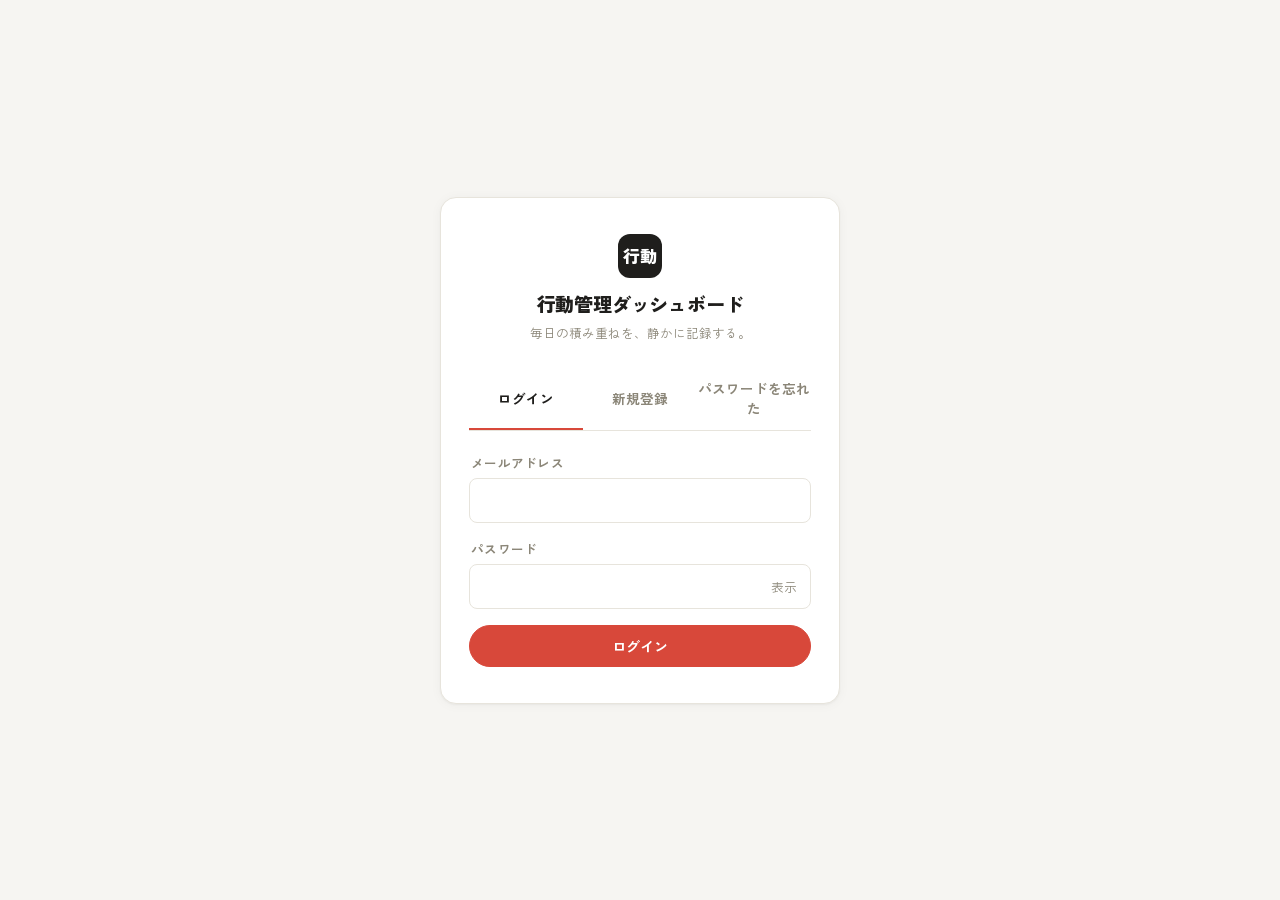
<file: docs/index.html>
<!DOCTYPE html>
<html lang="ja">
<head>
<meta charset="UTF-8">
<meta name="viewport" content="width=device-width, initial-scale=1.0">
<title>行動管理ダッシュボード | ログイン</title>
<link rel="stylesheet" href="css/style.css">
</head>
<body>

<div class="auth-shell">
  <div class="auth-card">
    <div class="auth-brand">
      <div class="seal">行動</div>
      <h1>行動管理ダッシュボード</h1>
      <p>毎日の積み重ねを、静かに記録する。</p>
    </div>

    <div class="tabs">
      <button class="tab active" data-tab="login">ログイン</button>
      <button class="tab" data-tab="register">新規登録</button>
      <button class="tab" data-tab="forgot">パスワードを忘れた</button>
    </div>

    <div id="msg" class="msg"></div>

    <!-- ログイン -->
    <div class="panel active" id="panel-login">
      <form id="form-login">
        <div class="field">
          <label>メールアドレス</label>
          <input type="email" id="login-email" required>
        </div>
        <div class="field">
          <label>パスワード</label>
          <div class="pw-field">
            <input type="password" id="login-password" required>
            <button type="button" class="pw-toggle" data-target="login-password">表示</button>
          </div>
        </div>
        <button type="submit" class="btn shu block">ログイン</button>
      </form>
    </div>

    <!-- 新規登録 -->
    <div class="panel" id="panel-register">
      <form id="form-register">
        <div class="field">
          <label>メールアドレス</label>
          <input type="email" id="reg-email" required>
        </div>
        <div class="field">
          <label>ニックネーム（表示用）</label>
          <input type="text" id="reg-nickname" required maxlength="20">
        </div>
        <div class="field">
          <label>注意事項・免責事項</label>
          <div class="terms-box">
            本サービスは個人が運営する無料のツールです。データの保存・表示に万全を期していますが、
            記録の消失・表示不具合等について運営者は一切の責任を負いません。
            登録情報（メールアドレス・ニックネーム）は本人確認とパスワード再発行のみに使用し、
            第三者への提供は行いません。継続的な利用を保証するものではなく、
            予告なくサービスを変更・終了する場合があります。以上に同意の上でご利用ください。
          </div>
          <label class="checkline">
            <input type="checkbox" id="reg-agree" required>
            <span>注意事項・免責事項に同意します</span>
          </label>
        </div>
        <button type="submit" class="btn shu block">登録して仮パスワードを受け取る</button>
      </form>
    </div>

    <!-- パスワード再発行 -->
    <div class="panel" id="panel-forgot">
      <form id="form-forgot">
        <div class="field">
          <label>登録済みメールアドレス</label>
          <input type="email" id="forgot-email" required>
        </div>
        <button type="submit" class="btn secondary block">仮パスワードを再発行する</button>
        <p class="small-link-row">再発行されたパスワードはメールに記載されます。</p>
      </form>
    </div>

  </div>
</div>

<!-- 初回ログイン強制パスワード変更 -->
<div class="modal-backdrop" id="modal-first-change">
  <div class="modal">
    <h3>初回ログインです。パスワードを変更してください</h3>
    <form id="form-first-change">
      <div class="field">
        <label>新しいパスワード（8文字以上）</label>
        <div class="pw-field">
          <input type="password" id="fc-password" minlength="8" required>
          <button type="button" class="pw-toggle" data-target="fc-password">表示</button>
        </div>
      </div>
      <button type="submit" class="btn shu block">変更してはじめる</button>
    </form>
  </div>
</div>

<div class="toast" id="toast"></div>

<script src="js/api.js"></script>
<script src="js/auth.js"></script>
</body>
</html>
</file>
<file: docs/css/style.css>
@import url('https://fonts.googleapis.com/css2?family=Zen+Kaku+Gothic+New:wght@400;500;700;900&family=JetBrains+Mono:wght@500;700&display=swap');

:root {
  --bg: #f6f5f2;
  --card: #ffffff;
  --border: #e7e4dc;
  --border-soft: #f0eee7;
  --ink: #1f1e1c;
  --text: #26241f;
  --text-muted: #8b8678;
  --text-faint: #b7b2a4;
  --accent: #3b6fe0;
  --shu: #d8483a;
  --moss: #1f9d6b;
  --radius: 12px;
  --radius-sm: 8px;
  --shadow: 0 1px 2px rgba(31, 30, 28, 0.04), 0 1px 12px rgba(31, 30, 28, 0.04);
}

* { box-sizing: border-box; }

html, body {
  margin: 0;
  padding: 0;
  background: var(--bg);
  color: var(--text);
  font-family: 'Zen Kaku Gothic New', 'Hiragino Sans', sans-serif;
  min-height: 100vh;
}

h1, h2, h3, .display {
  font-weight: 900;
  letter-spacing: -0.01em;
  color: var(--ink);
  margin: 0;
}

.mono { font-family: 'JetBrains Mono', monospace; }

a { color: var(--accent); }

button { font-family: inherit; cursor: pointer; }

.btn {
  display: inline-flex;
  align-items: center;
  justify-content: center;
  gap: 6px;
  padding: 10px 18px;
  border-radius: 999px;
  border: 1px solid var(--ink);
  background: var(--ink);
  color: #fff;
  font-size: 14px;
  font-weight: 700;
  transition: transform 0.12s ease, background 0.12s ease, opacity 0.12s ease;
}
.btn:hover { opacity: 0.85; }
.btn:active { transform: translateY(1px); }
.btn.secondary {
  background: #fff;
  color: var(--text);
  border-color: var(--border);
}
.btn.secondary:hover { background: var(--border-soft); opacity: 1; }
.btn.shu { background: var(--shu); border-color: var(--shu); color: #fff; }
.btn.link {
  background: none;
  border: none;
  color: var(--accent);
  padding: 4px 2px;
  text-decoration: underline;
  font-size: 13px;
  font-weight: 500;
}
.btn:disabled { opacity: 0.5; cursor: not-allowed; }
.btn.block { width: 100%; }

input[type="text"], input[type="email"], input[type="password"] {
  width: 100%;
  padding: 11px 14px;
  border: 1px solid var(--border);
  border-radius: var(--radius-sm);
  background: #fff;
  font-size: 15px;
  color: var(--text);
  font-family: inherit;
}
input:focus { outline: 2px solid var(--accent); outline-offset: 1px; }

label {
  display: block;
  font-size: 12.5px;
  color: var(--text-muted);
  margin: 0 0 6px 2px;
  font-weight: 700;
  letter-spacing: 0.02em;
}

.field { margin-bottom: 16px; }

.pw-field { position: relative; }
.pw-field input { padding-right: 44px; }
.pw-toggle {
  position: absolute;
  right: 8px; top: 50%;
  transform: translateY(-50%);
  background: none; border: none;
  font-size: 12.5px; color: var(--text-muted);
  padding: 6px;
}

/* ===== 認証ページ ===== */
.auth-shell { min-height: 100vh; display: flex; align-items: center; justify-content: center; padding: 24px; }
.auth-card {
  width: 100%; max-width: 400px;
  background: var(--card);
  border: 1px solid var(--border);
  border-radius: 16px;
  padding: 36px 28px;
  box-shadow: var(--shadow);
}
.auth-brand { text-align: center; margin-bottom: 26px; }
.auth-brand .seal {
  width: 44px; height: 44px;
  margin: 0 auto 12px;
  border-radius: 12px;
  background: var(--ink);
  display: flex; align-items: center; justify-content: center;
  color: #fff; font-weight: 900; font-size: 17px;
}
.auth-brand h1 { font-size: 19px; }
.auth-brand p { color: var(--text-muted); font-size: 12.5px; margin-top: 6px; }

.tabs { display: flex; border-bottom: 1px solid var(--border); margin-bottom: 22px; }
.tab {
  flex: 1; text-align: center; padding: 10px 0;
  background: none; border: none; border-bottom: 2px solid transparent;
  font-size: 13.5px; font-weight: 700; color: var(--text-muted);
}
.tab.active { color: var(--ink); border-bottom-color: var(--shu); }

.panel { display: none; }
.panel.active { display: block; }

.terms-box {
  max-height: 130px; overflow-y: auto;
  background: var(--bg);
  border: 1px solid var(--border);
  border-radius: var(--radius-sm);
  padding: 12px; font-size: 12px; color: var(--text-muted);
  line-height: 1.6; margin-bottom: 12px;
}
.checkline { display: flex; align-items: flex-start; gap: 8px; font-size: 13px; color: var(--text); margin-bottom: 18px; }
.checkline input { margin-top: 3px; }

.msg { font-size: 13px; padding: 10px 12px; border-radius: var(--radius-sm); margin-bottom: 14px; display: none; }
.msg.show { display: block; }
.msg.error { background: #fbe7e4; color: #a3372a; }
.msg.success { background: #e3f3ea; color: #147a4e; }

.small-link-row { text-align: center; margin-top: 14px; font-size: 13px; color: var(--text-muted); }

/* ===== ダッシュボード ===== */
.app-header {
  background: var(--card);
  border-bottom: 1px solid var(--border);
  color: var(--ink);
  padding: 16px 24px;
  display: flex; align-items: center; justify-content: space-between;
  position: sticky; top: 0; z-index: 10;
}
.app-header .brand { display: flex; align-items: center; gap: 10px; }
.app-header .brand .seal-mini {
  width: 28px; height: 28px; border-radius: 8px;
  background: var(--ink); color: #fff;
  display: flex; align-items: center; justify-content: center;
  font-weight: 900; font-size: 13px;
}
.app-header h1 { font-size: 16px; }
.app-header .user-menu { display: flex; align-items: center; gap: 14px; font-size: 13px; }
.app-header .user-menu button.link { color: var(--text-muted); text-decoration: none; }
.app-header .user-menu button.link:hover { color: var(--ink); }

.app-body { max-width: 1040px; margin: 0 auto; padding: 26px 20px 80px; }

.eyebrow {
  font-size: 11px; font-weight: 700; letter-spacing: 0.12em;
  color: var(--text-faint); text-transform: uppercase; margin-bottom: 4px;
}

.section-title { display: flex; align-items: baseline; justify-content: space-between; margin: 40px 0 14px; }
.section-title h2 { font-size: 17px; }
.section-title .note { font-size: 12px; color: var(--text-muted); }

.card {
  background: var(--card);
  border: 1px solid var(--border);
  border-radius: var(--radius);
  box-shadow: var(--shadow);
}

/* --- 行動追加 / カレンダー連携 --- */
.habit-add-row { display: flex; gap: 10px; margin-bottom: 10px; }
.habit-add-row input { flex: 1; }
.color-swatches { display: flex; gap: 6px; align-items: center; }
.swatch { width: 20px; height: 20px; border-radius: 50%; border: 2px solid transparent; cursor: pointer; }
.swatch.selected { border-color: var(--ink); }

.gcal-panel {
  display: flex; align-items: center; gap: 12px; flex-wrap: wrap;
  margin: 10px 0 4px; padding: 12px 16px;
  background: var(--card); border: 1px solid var(--border); border-radius: var(--radius-sm);
}
.gcal-panel .gcal-status { font-size: 12px; color: var(--text-muted); margin-right: auto; }

/* --- 行動カード --- */
.habit-grid { display: grid; grid-template-columns: repeat(auto-fill, minmax(250px, 1fr)); gap: 14px; }
.habit-card { padding: 18px; }
.habit-card .habit-top { display: flex; justify-content: space-between; align-items: flex-start; margin-bottom: 12px; }
.habit-card h3 { font-size: 15px; font-weight: 700; display: flex; align-items: center; gap: 8px; }
.habit-dot { width: 9px; height: 9px; border-radius: 50%; flex-shrink: 0; }

.streak-badge {
  display: flex; flex-direction: column; align-items: center; justify-content: center;
  width: 44px; height: 44px; border-radius: 10px;
  background: var(--bg); flex-shrink: 0;
}
.streak-badge.done { background: var(--ink); color: #fff; }
.streak-badge .n { font-family: 'JetBrains Mono', monospace; font-weight: 700; font-size: 16px; line-height: 1; }
.streak-badge .u { font-size: 8px; margin-top: 1px; color: inherit; opacity: 0.6; }

.habit-stats { display: flex; gap: 14px; font-size: 11.5px; color: var(--text-muted); margin-bottom: 12px; flex-wrap: wrap; }
.habit-stats b { color: var(--text); font-family: 'JetBrains Mono', monospace; }

.mini-heatmap { display: grid; grid-template-columns: repeat(14, 1fr); gap: 3px; margin-bottom: 12px; }
.heat-cell { width: 100%; padding-top: 100%; position: relative; border-radius: 3px; background: var(--border-soft); }
.heat-cell.today { outline: 1.5px solid var(--shu); outline-offset: 1px; }

.check-btn {
  width: 100%; padding: 9px; border-radius: 999px;
  border: 1px solid var(--border); background: var(--bg);
  color: var(--text); font-weight: 700; font-size: 13px; margin-bottom: 8px;
}
.check-btn.checked { background: var(--moss); border-color: var(--moss); color: #fff; }

.habit-actions { display: flex; gap: 8px; justify-content: flex-end; }
.habit-actions button { background: none; border: none; font-size: 11.5px; color: var(--text-faint); padding: 4px 6px; }
.habit-actions button:hover { color: var(--shu); }

.empty-state {
  text-align: center; padding: 40px 20px; color: var(--text-muted); font-size: 13.5px;
  border: 1px dashed var(--border); border-radius: var(--radius);
}

/* --- 概要スタットカード --- */
.stat-grid { display: grid; grid-template-columns: repeat(auto-fit, minmax(200px, 1fr)); gap: 14px; }
.stat-card { padding: 20px 22px; }
.stat-card .stat-label { font-size: 12.5px; color: var(--text-muted); font-weight: 700; margin-bottom: 10px; }
.stat-card .stat-value { font-family: 'JetBrains Mono', monospace; font-size: 30px; font-weight: 700; color: var(--ink); }
.stat-card .stat-value .unit { font-family: 'Zen Kaku Gothic New', sans-serif; font-size: 15px; font-weight: 700; color: var(--text-muted); margin-left: 2px; }
.stat-card .stat-sub { font-size: 11.5px; color: var(--text-faint); margin-top: 6px; }

/* --- カテゴリ別内訳 --- */
.breakdown-card { padding: 22px; }
.breakdown-row { display: flex; align-items: center; gap: 12px; padding: 9px 0; }
.breakdown-row .b-label { width: 110px; flex-shrink: 0; font-size: 13px; display: flex; align-items: center; gap: 7px; }
.breakdown-row .b-track { flex: 1; height: 20px; background: var(--border-soft); border-radius: 4px; overflow: hidden; }
.breakdown-row .b-fill { height: 100%; border-radius: 4px; }
.breakdown-row .b-value { width: 84px; text-align: right; flex-shrink: 0; font-size: 12px; color: var(--text-muted); font-family: 'JetBrains Mono', monospace; }

/* --- 曜日別パターン --- */
.weekday-card { padding: 22px; }
.weekday-chart { display: flex; align-items: flex-end; gap: 10px; height: 150px; margin-top: 10px; }
.weekday-col { flex: 1; display: flex; flex-direction: column; align-items: center; justify-content: flex-end; height: 100%; }
.weekday-col .w-count { font-size: 12px; font-weight: 700; color: var(--text); margin-bottom: 6px; font-family: 'JetBrains Mono', monospace; }
.weekday-col .w-bar { width: 100%; background: var(--accent); border-radius: 4px 4px 0 0; min-height: 2px; }
.weekday-col .w-label { margin-top: 8px; font-size: 12px; color: var(--text-muted); }

/* --- ヒートマップ --- */
.heatmap-card { padding: 22px; overflow-x: auto; }
.heatmap-legend { display: flex; align-items: center; gap: 6px; font-size: 11.5px; color: var(--text-muted); float: right; }
.heatmap-legend .lg-cell { width: 12px; height: 12px; border-radius: 3px; }
.heatmap-grid { margin-top: 30px; }
.heatmap-header-row { display: grid; grid-template-columns: 50px repeat(7, 1fr); gap: 4px; margin-bottom: 4px; }
.heatmap-header-row span { text-align: center; font-size: 11px; color: var(--text-faint); }
.heatmap-week-row { display: grid; grid-template-columns: 50px repeat(7, 1fr); gap: 4px; margin-bottom: 4px; }
.heatmap-week-row .wk-label { font-size: 11px; color: var(--text-faint); display: flex; align-items: center; }
.hm-cell {
  aspect-ratio: 1; border-radius: 6px; position: relative; cursor: default;
  border: 1px solid var(--border-soft);
}
.hm-cell.today { outline: 1.5px solid var(--shu); outline-offset: 1px; }
.hm-cell[data-count]:hover::after {
  content: attr(data-tip);
  position: absolute; bottom: 110%; left: 50%; transform: translateX(-50%);
  background: var(--ink); color: #fff; font-size: 11px; padding: 5px 8px;
  border-radius: 6px; white-space: nowrap; z-index: 5;
}

/* --- タイムライン --- */
.timeline-card { padding: 22px; }
.chip-row { display: flex; gap: 8px; flex-wrap: wrap; margin-bottom: 18px; }
.chip {
  display: inline-flex; align-items: center; gap: 6px;
  padding: 7px 13px; border-radius: 999px; border: 1px solid var(--border);
  background: #fff; font-size: 12.5px; color: var(--text); font-weight: 500;
}
.chip.active { background: var(--ink); color: #fff; border-color: var(--ink); }
.chip .c-dot { width: 8px; height: 8px; border-radius: 50%; }

.timeline-group-label { font-size: 12px; color: var(--text-faint); font-weight: 700; margin: 16px 0 8px; }
.timeline-item {
  display: flex; align-items: center; gap: 12px; padding: 10px 0;
  border-bottom: 1px solid var(--border-soft); font-size: 13.5px;
}
.timeline-item .t-dot { width: 9px; height: 9px; border-radius: 50%; flex-shrink: 0; }
.timeline-item .t-date { width: 46px; flex-shrink: 0; color: var(--text-muted); font-family: 'JetBrains Mono', monospace; font-size: 12px; }
.timeline-item .t-name { font-weight: 700; }

/* --- お気に入り --- */
.fav-grid { display: grid; grid-template-columns: repeat(auto-fill, minmax(220px, 1fr)); gap: 14px; }
.fav-card { padding: 16px; }
.fav-card h4 { font-size: 14px; margin-bottom: 6px; font-weight: 700; }
.fav-card .fav-meta { font-size: 11.5px; color: var(--text-faint); margin-bottom: 10px; }
.fav-card .fav-actions { display: flex; gap: 8px; }
.fav-card .fav-actions button { font-size: 12px; }

/* --- シェアパネル --- */
.share-panel { background: var(--ink); color: #f5f4f1; border-radius: 16px; padding: 24px; margin-top: 40px; }
.share-panel h2 { color: #fff; font-size: 16px; margin-bottom: 6px; }
.share-panel p { color: #b7b2a4; font-size: 12.5px; margin-bottom: 16px; }
.share-summary {
  font-family: 'JetBrains Mono', monospace; background: rgba(255,255,255,0.06);
  border: 1px solid rgba(255,255,255,0.12); border-radius: var(--radius-sm);
  padding: 14px; font-size: 12.5px; margin-bottom: 16px; white-space: pre-wrap; line-height: 1.7;
}
.share-actions { display: flex; gap: 10px; flex-wrap: wrap; }
.share-panel .btn.secondary { background: rgba(255,255,255,0.08); color: #fff; border-color: rgba(255,255,255,0.18); }

.modal-backdrop { position: fixed; inset: 0; background: rgba(31,30,28,0.45); display: none; align-items: center; justify-content: center; padding: 20px; z-index: 50; }
.modal-backdrop.show { display: flex; }
.modal { background: var(--card); border-radius: 16px; padding: 26px; max-width: 380px; width: 100%; box-shadow: var(--shadow); }
.modal h3 { margin-bottom: 14px; font-size: 16px; }
.modal-actions { display: flex; gap: 10px; justify-content: flex-end; margin-top: 18px; }

.toast {
  position: fixed; bottom: 24px; left: 50%; transform: translateX(-50%) translateY(20px);
  background: var(--ink); color: #fff; padding: 11px 20px; border-radius: 999px;
  font-size: 13px; opacity: 0; transition: all 0.25s ease; pointer-events: none; z-index: 100;
}
.toast.show { opacity: 1; transform: translateX(-50%) translateY(0); }

@media (max-width: 480px) {
  .app-header { padding: 14px 16px; }
  .app-body { padding: 18px 12px 70px; }
  .habit-grid { grid-template-columns: 1fr; }
  .stat-grid { grid-template-columns: 1fr 1fr; }
  .breakdown-row .b-label { width: 78px; font-size: 12px; }
  .heatmap-header-row, .heatmap-week-row { grid-template-columns: 32px repeat(7, 1fr); }
}
</file>
